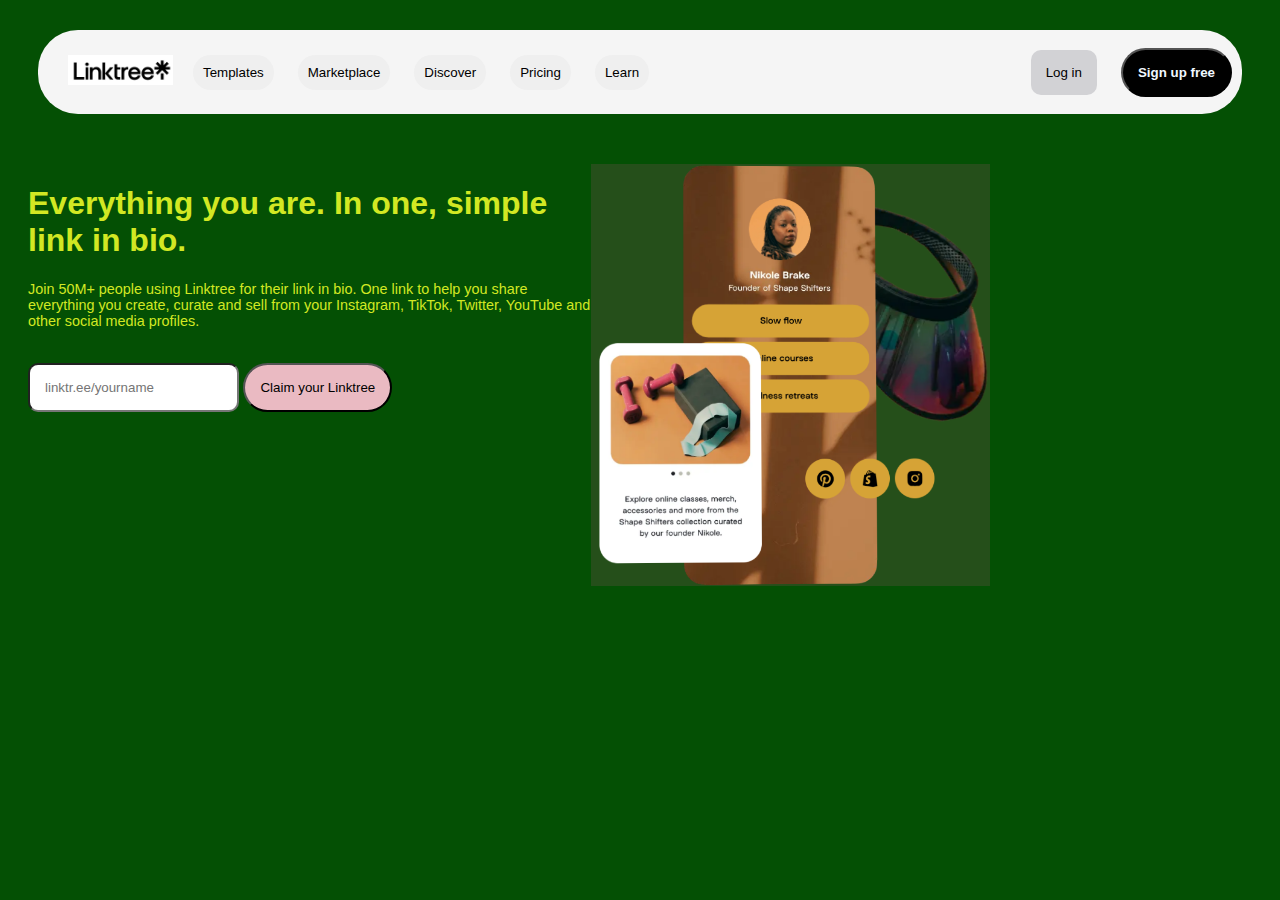
<file: index.html>
<!DOCTYPE html>
<html>
  <head>
    <title>Linktree</title>
    <link rel="stylesheet" href="./style.css"/>
  </head>
  <body>
    <!-- Navigation Bar -->
    <nav>
      <div class="topmenu">
        <a href="https://linktr.ee/"><img height="30rem" src="images\linktree_logo.png"></a>
        <div class="top-menu">
          <a><button class="top-button">Templates</button></a>
          <a><button class="top-button">Marketplace</button></a>
          <a><button class="top-button">Discover</button></a>
          <a><button class="top-button">Pricing</button></a>
          <a><button class="top-button">Learn</button></a>
        </div>

      </div>
        <div class="topdiv">
          <a href="./loginpage.html"><button class="login-button">Log in</button></a>
          <a><button class="signup-button">Sign up free</button></a>
        </div>
      </div>    
    </nav>

      <div class="container">
        <div class="heading">
          <h1>
            Everything you are. In one, simple link in bio.
          </h1>
          <p style="font-size: 0.9rem;">
            Join 50M+ people using Linktree for their link in bio. One link to help you share everything you create, curate and sell from your Instagram, TikTok, Twitter, YouTube and other social media profiles.
          </p>
          <form>
            <input type="text" placeholder="linktr.ee/yourname">
            <button class="claim-button">Claim your Linktree</button>
          </form>


        </div>

        <div class="display-image">
          <img src="images/image12.png" height="60%">

        </div>

      </div>
              
  </body>
</html>
</file>
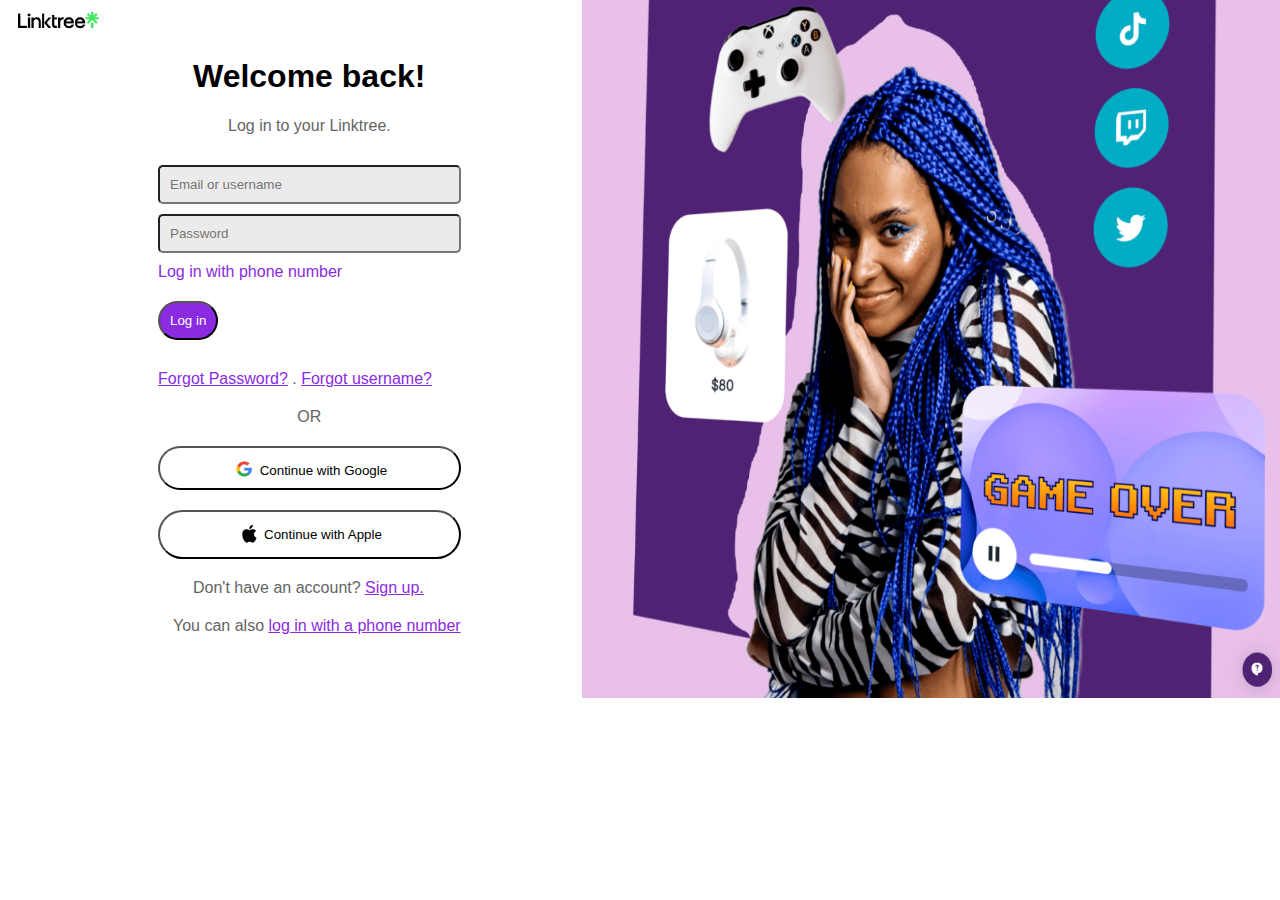
<file: loginpage.html>
<!DOCTYPE html>
<html lang="en">
<head>
    <meta charset="UTF-8">
    <meta name="viewport" content="width=device-width, initial-scale=1.0">
    <title>User Sign in Page</title>
    <link rel="stylesheet" href="./loginpage.css" />
</head>
<body>
    <div class="container">
        <div class="comp-left">
            <div class="header">
                <img src="images/linktree_logo1.png" height="25px">
            </div>

            <div class="container1">
                <h1 style="margin-left: 35px;">Welcome back!</h1>
                <span style="margin-left: 70px; color: rgb(101, 100, 100);">Log in to your Linktree.<span>
                    <form>
                        <input type="text" placeholder="Email or username">
                        <input type="text" placeholder="Password">
                        <span class="class1">Log in with phone number</span>
                        <div>
                            <a href="./linktreepage.html"><button class="button-login">Log in</button></a>
                        </div>    
                        <div class="forgot">
                            <span class="class1" style="text-decoration: underline;">Forgot Password?</span> .
                            <span class="class1" style="text-decoration: underline;">Forgot username?</span>
                        </div>
                        <div style="text-align: center; margin-top: 20px;">
                            OR
                        </div>

                            <button class="button-google">
                                <img src="images/google.png" height="20px">
                                <span style="margin-left: 5px; margin-top: 5px;">Continue with Google</span>
                            </button>

                            <button class="button-google" >
                                <img src="images/apple.png" height="25px"/>
                                <span style="margin-left: 5px;">Continue with Apple</span>
                            </button>

                            <div style="margin-top: 20px; margin-left: 35px;">
                                <span>Don't have an account?</span>
                                <span class="class1" style="text-decoration: underline;">Sign up.</span>
                            </div>

                            <div style="margin-top: 20px; margin-left: 15px;">
                                <span>You can also</span>
                                <span class="class1" style="text-decoration: underline;">log in with a phone number</span>
                            </div>

                        
                    </form>

            </div>
    
        </div>
        <div class="comp-right">
            <img src="./images/signin_page.png" height="700px" width="700px">
        </div>
    </div>


</body>
</html>
</file>
<file: style.css>
nav{
    display: flex;
    justify-content: space-between;
    align-items: center;
    background-color: whitesmoke;
    padding-left: 20px;
    padding-bottom: 15px;
    padding-top: 15px;
    margin: 30px;
    border-radius: 40px;

}

body{
    background-color: rgb(4, 80, 4);
}

.topmenu{
    display: flex;
    align-items: center;
}

a{
    margin: 10px;
}

.top-button{
    padding: 10px;
    border: none;
    border-radius: 20px;
}

.top-button:hover{
    background-color: rgb(226, 221, 221);
    cursor: pointer;
}

.login-button{
    padding: 15px;
    border-radius: 10px;
    border:none;
    background-color: rgb(210, 210, 213);
    cursor: pointer;
}

.signup-button{
    padding: 15px;
    border-radius: 40px;
    background-color: black;
    color: aliceblue;
    font-weight: bold;
    cursor: pointer;
}

.container{
    display: flex;
    padding: 20px;
    color:rgb(210, 232, 35);
    font-family: "Link Sans", "Arial Black", Arial, sans-serif;
}

input{
    border-radius: 10px;
    padding: 15px;
    margin-top: 20px;
}

.claim-button{
    padding: 15px;
    border-radius: 30px;
    background-color: rgb(234, 186, 194);
}

.claim-button:hover{
    cursor: pointer;
    background-color: rgb(213, 188, 193);
}
</file>
<file: loginpage.css>
.container{
display: flex;
justify-content: space-between;
}

.comp-right{
    margin: -10px;
}

.container1{
    padding-left: 150px;
    font-family: Helvetica, Arial;
}

form{
    display: flex;
    flex-direction: column;
    margin-top: 30px;
}

input{
    border-radius: 5px;
    padding: 10px;
    background-color: rgb(236, 235, 235);
    margin-bottom: 10px;
}

.button-login{
    margin-top: 20px;
    border-radius: 50px;
    padding: 10px;
    background-color: blueviolet;
    color:white;
}

.button-login:hover{
    cursor: pointer;
    background-color: rgb(87, 13, 157);
}

.class1{
    color: blueviolet;
}

.class1:hover{
    text-decoration: underline;
    cursor: pointer;
}

.forgot{
    margin-top: 30px;
    
}

.button-google{
    background-color: white;
    margin-top: 20px;
    border-radius: 50px;
    padding: 10px;
    display: flex;
    justify-content: center;
    align-items: center;
}
</file>
